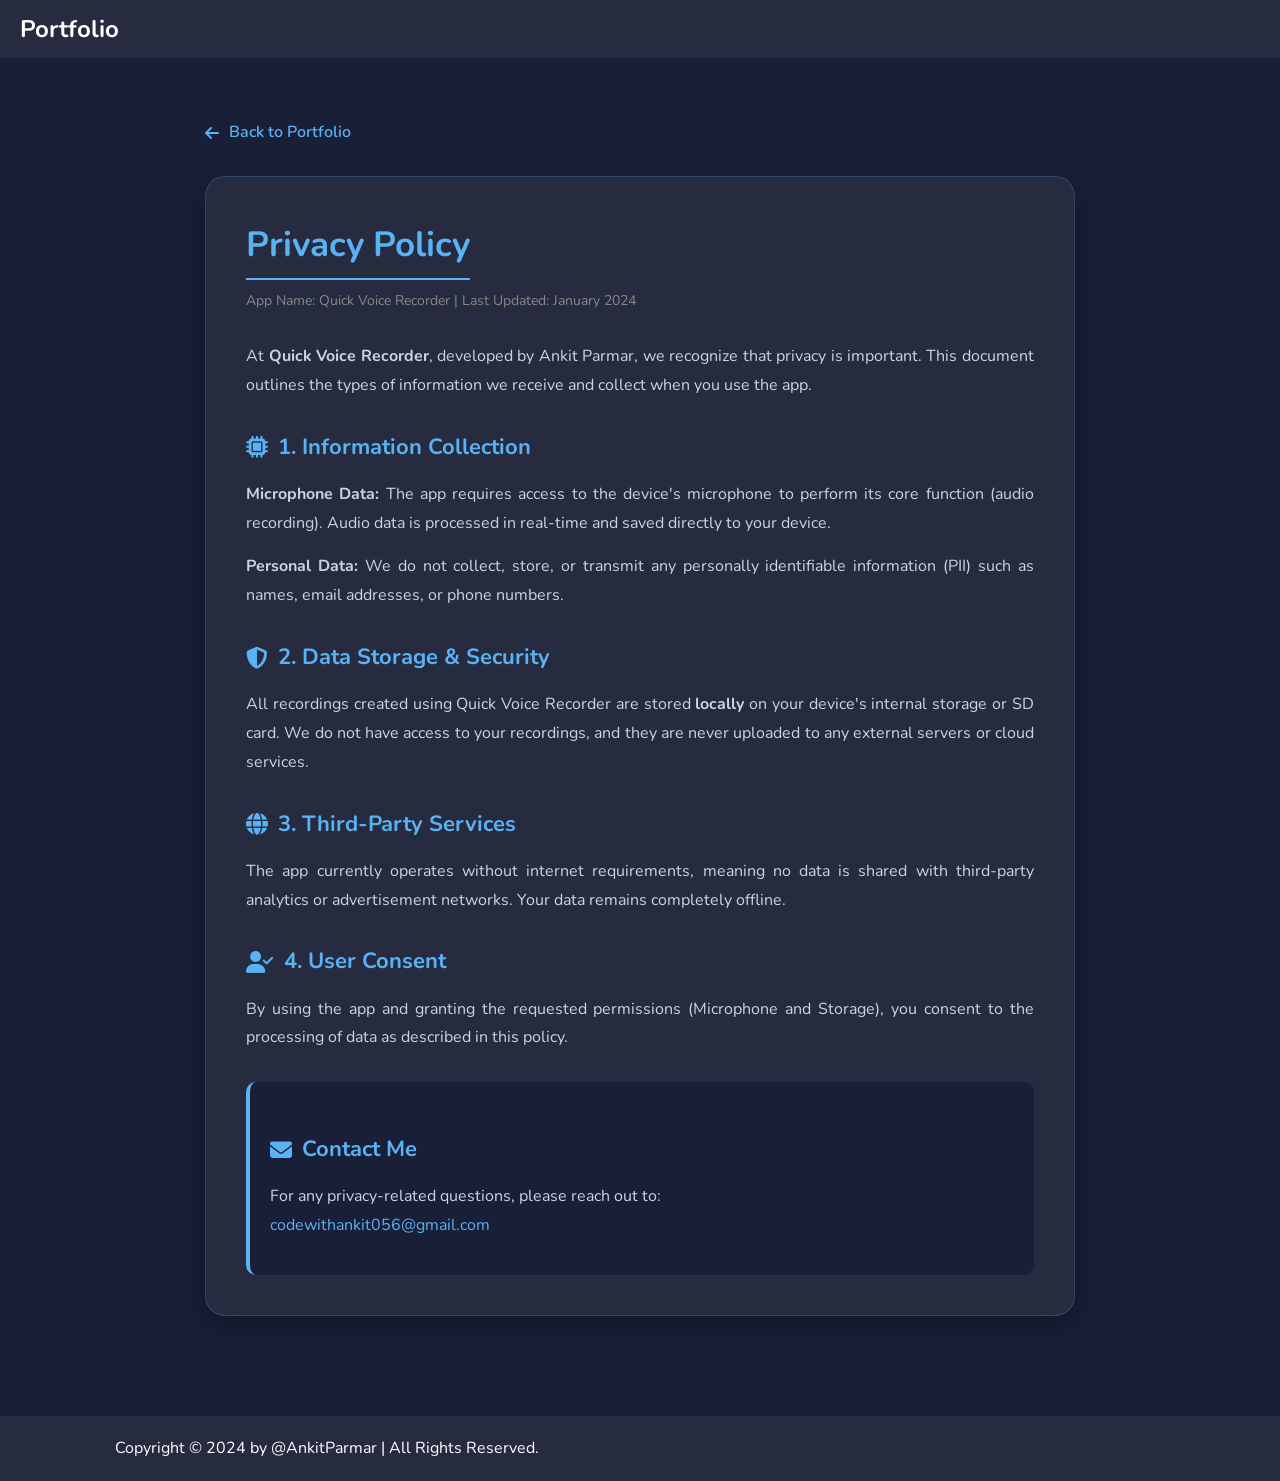
<file: privacy/voice_recorder_privacy_policy.html>
<!DOCTYPE html>
<html lang="en">
<head>
    <meta charset="UTF-8">
    <meta name="viewport" content="width=device-width, initial-scale=1.0">
    <title>Legal Policies | Ankit Parmar</title>
    
    <!-- Font Awesome -->
    <link rel="stylesheet" href="https://cdnjs.cloudflare.com/ajax/libs/font-awesome/6.6.0/css/all.min.css" />
    <!-- Your Main CSS -->
    <link rel="stylesheet" href="../style.css"> 
    
    <style>
        :root {
            --bg-color: #191f36;
            --snd-bg-color: #262B40;
            --text-color: #fff;
            --main-color: #59B2f4;
        }

        .legal-body {
            background: var(--bg-color);
            color: var(--text-color);
        }

        .legal-content { 
            padding: 12rem 9% 5rem; 
            max-width: 1100px; 
            margin: 0 auto; 
        }

        .back-btn { 
            display: inline-flex;
            align-items: center;
            gap: 10px;
            margin-bottom: 3rem; 
            color: var(--main-color); 
            font-size: 1.6rem; 
            font-weight: 600; 
            transition: 0.3s ease;
        }

        .back-btn:hover {
            transform: translateX(-5px);
            text-shadow: 0 0 10px var(--main-color);
        }

        .policy-card { 
            background: var(--snd-bg-color); 
            padding: 4rem; 
            border-radius: 2rem; 
            margin-bottom: 5rem; 
            border: 1px solid rgba(89, 178, 244, 0.2);
            box-shadow: 0 10px 30px rgba(0,0,0,0.3);
        }

        .policy-card h1 { 
            color: var(--main-color); 
            font-size: 3.5rem; 
            margin-bottom: 1rem; 
            border-bottom: 2px solid var(--main-color);
            display: inline-block;
            padding-bottom: 5px;
        }

        .last-updated {
            font-size: 1.4rem;
            color: #888;
            margin-bottom: 3rem;
            display: block;
        }

        .policy-card h2 { 
            font-size: 2.2rem; 
            margin: 3rem 0 1.5rem; 
            color: var(--main-color); 
            display: flex;
            align-items: center;
            gap: 10px;
        }

        .policy-card p, .policy-card li { 
            font-size: 1.6rem; 
            color: #cbd5e1; 
            margin-bottom: 1.5rem; 
            line-height: 1.8; 
            text-align: justify;
        }

        .policy-card ul { 
            padding-left: 2.5rem; 
            margin-bottom: 2rem;
        }

        .policy-card ul li {
            list-style: disc;
        }

        .contact-box {
            background: var(--bg-color);
            padding: 2rem;
            border-radius: 1rem;
            margin-top: 3rem;
            border-left: 4px solid var(--main-color);
        }

        /* Smooth scroll for anchor links */
        html { scroll-behavior: smooth; }

        @media (max-width: 768px) {
            .legal-content { padding: 10rem 5% 5rem; }
            .policy-card { padding: 2.5rem; }
            .policy-card h1 { font-size: 2.8rem; }
        }
    </style>
</head>
<body class="legal-body">

    <header class="header">
        <a href="../index.html" class="logo">Portfolio</a>
        <!-- <nav class="navbar">
            <a href="../index.html">Home</a>
            <a href="../index.html#portfolio">Projects</a>
            <a href="../index.html#contact">Contact</a>
        </nav> -->
    </header>

    <div class="legal-content">
        <a href="../index.html#portfolio" class="back-btn">
            <i class="fa-solid fa-arrow-left"></i> Back to Portfolio
        </a>

        <!-- PRIVACY POLICY SECTION -->
        <article id="privacy-voice-recorder" class="policy-card">
            <h1>Privacy Policy</h1>
            <span class="last-updated">App Name: Quick Voice Recorder | Last Updated: January 2024</span>
            
            <p>At <strong>Quick Voice Recorder</strong>, developed by Ankit Parmar, we recognize that privacy is important. This document outlines the types of information we receive and collect when you use the app.</p>

            <h2><i class="fa-solid fa-microchip"></i> 1. Information Collection</h2>
            <p><strong>Microphone Data:</strong> The app requires access to the device's microphone to perform its core function (audio recording). Audio data is processed in real-time and saved directly to your device.</p>
            <p><strong>Personal Data:</strong> We do not collect, store, or transmit any personally identifiable information (PII) such as names, email addresses, or phone numbers.</p>

            <h2><i class="fa-solid fa-shield-halved"></i> 2. Data Storage & Security</h2>
            <p>All recordings created using Quick Voice Recorder are stored <strong>locally</strong> on your device's internal storage or SD card. We do not have access to your recordings, and they are never uploaded to any external servers or cloud services.</p>

            <h2><i class="fa-solid fa-globe"></i> 3. Third-Party Services</h2>
            <p>The app currently operates without internet requirements, meaning no data is shared with third-party analytics or advertisement networks. Your data remains completely offline.</p>

            <h2><i class="fa-solid fa-user-check"></i> 4. User Consent</h2>
            <p>By using the app and granting the requested permissions (Microphone and Storage), you consent to the processing of data as described in this policy.</p>

            <div class="contact-box">
                <h2><i class="fa-solid fa-envelope"></i> Contact Me</h2>
                <p>For any privacy-related questions, please reach out to: <br>
                <a href="mailto:codewithankit056@gmail.com" style="color: var(--main-color);">codewithankit056@gmail.com</a></p>
            </div>
        </article>
    </div>

    <footer class="footer">
        <div class="footer-text">
            <p>Copyright &copy; 2024 by @AnkitParmar | All Rights Reserved.</p>
        </div>
    </footer>

</body>
</html>
</file>
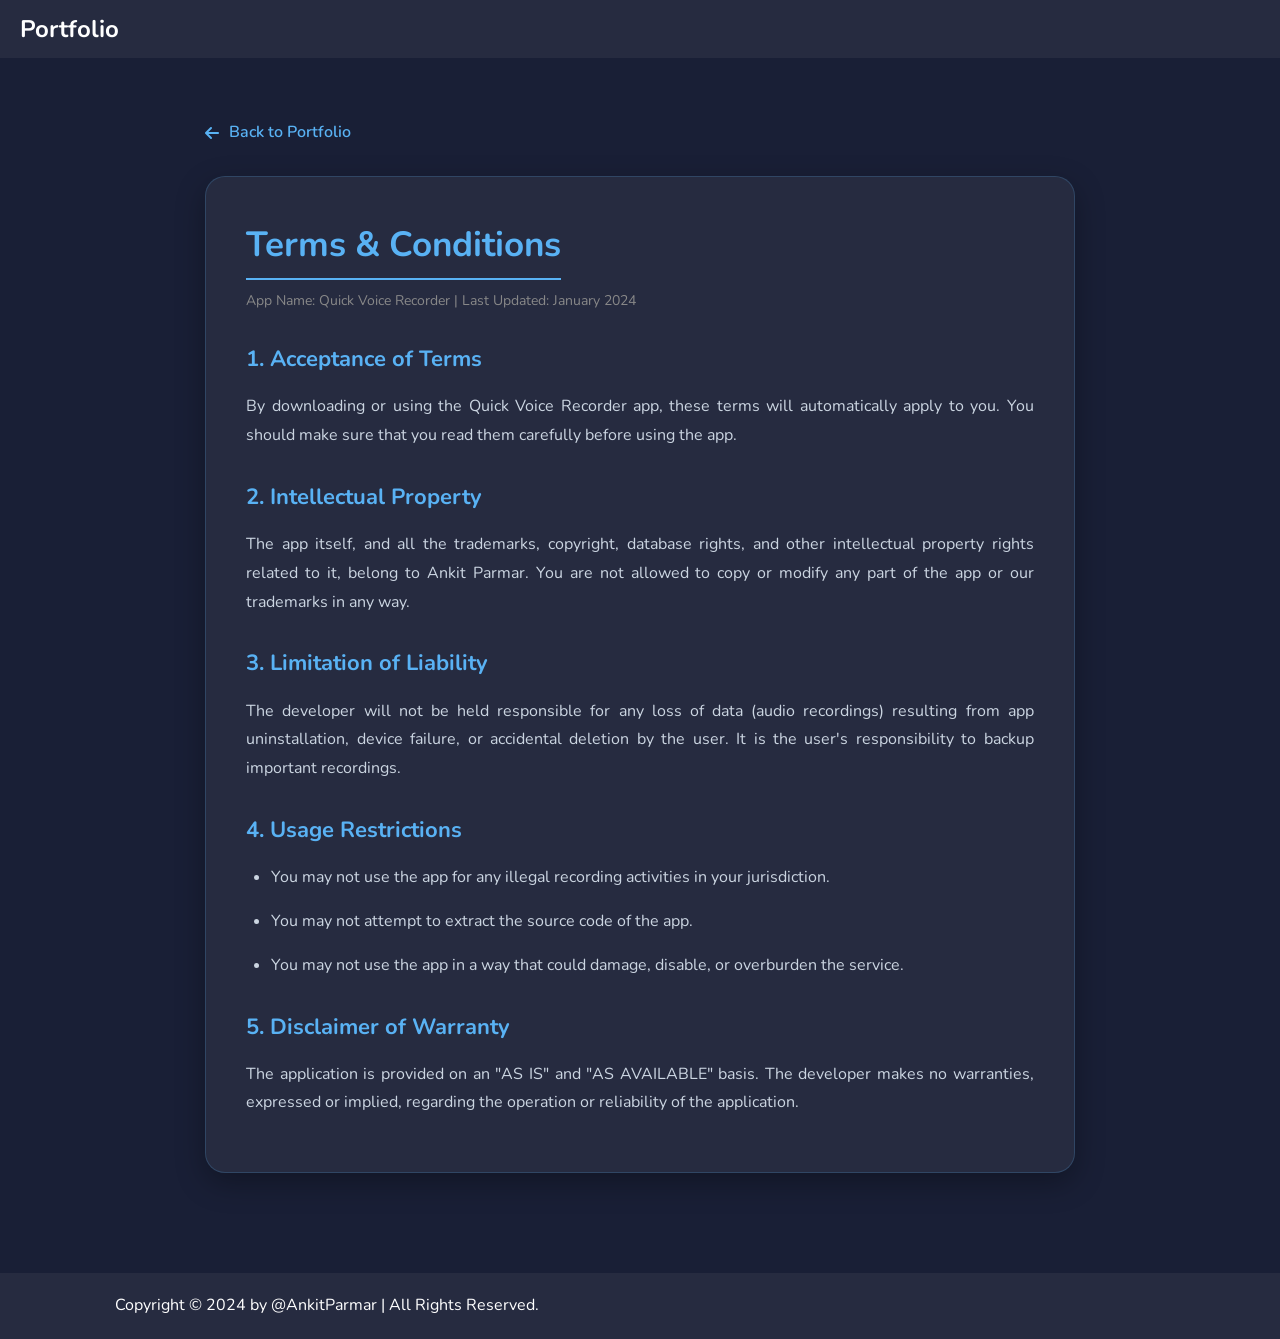
<file: term/voice_recorder_term.html>
<!DOCTYPE html>
<html lang="en">
<head>
    <meta charset="UTF-8">
    <meta name="viewport" content="width=device-width, initial-scale=1.0">
    <title>Legal Policies | Ankit Parmar</title>
    
    <!-- Font Awesome -->
    <link rel="stylesheet" href="https://cdnjs.cloudflare.com/ajax/libs/font-awesome/6.6.0/css/all.min.css" />
    <!-- Your Main CSS -->
    <link rel="stylesheet" href="../style.css"> 
    
    <style>
        :root {
            --bg-color: #191f36;
            --snd-bg-color: #262B40;
            --text-color: #fff;
            --main-color: #59B2f4;
        }

        .legal-body {
            background: var(--bg-color);
            color: var(--text-color);
        }

        .legal-content { 
            padding: 12rem 9% 5rem; 
            max-width: 1100px; 
            margin: 0 auto; 
        }

        .back-btn { 
            display: inline-flex;
            align-items: center;
            gap: 10px;
            margin-bottom: 3rem; 
            color: var(--main-color); 
            font-size: 1.6rem; 
            font-weight: 600; 
            transition: 0.3s ease;
        }

        .back-btn:hover {
            transform: translateX(-5px);
            text-shadow: 0 0 10px var(--main-color);
        }

        .policy-card { 
            background: var(--snd-bg-color); 
            padding: 4rem; 
            border-radius: 2rem; 
            margin-bottom: 5rem; 
            border: 1px solid rgba(89, 178, 244, 0.2);
            box-shadow: 0 10px 30px rgba(0,0,0,0.3);
        }

        .policy-card h1 { 
            color: var(--main-color); 
            font-size: 3.5rem; 
            margin-bottom: 1rem; 
            border-bottom: 2px solid var(--main-color);
            display: inline-block;
            padding-bottom: 5px;
        }

        .last-updated {
            font-size: 1.4rem;
            color: #888;
            margin-bottom: 3rem;
            display: block;
        }

        .policy-card h2 { 
            font-size: 2.2rem; 
            margin: 3rem 0 1.5rem; 
            color: var(--main-color); 
            display: flex;
            align-items: center;
            gap: 10px;
        }

        .policy-card p, .policy-card li { 
            font-size: 1.6rem; 
            color: #cbd5e1; 
            margin-bottom: 1.5rem; 
            line-height: 1.8; 
            text-align: justify;
        }

        .policy-card ul { 
            padding-left: 2.5rem; 
            margin-bottom: 2rem;
        }

        .policy-card ul li {
            list-style: disc;
        }

        .contact-box {
            background: var(--bg-color);
            padding: 2rem;
            border-radius: 1rem;
            margin-top: 3rem;
            border-left: 4px solid var(--main-color);
        }

        /* Smooth scroll for anchor links */
        html { scroll-behavior: smooth; }

        @media (max-width: 768px) {
            .legal-content { padding: 10rem 5% 5rem; }
            .policy-card { padding: 2.5rem; }
            .policy-card h1 { font-size: 2.8rem; }
        }
    </style>
</head>
<body class="legal-body">

    <header class="header">
        <a href="../index.html" class="logo">Portfolio</a>
        <!-- <nav class="navbar">
            <a href="../index.html">Home</a>
            <a href="../index.html#portfolio">Projects</a>
            <a href="../index.html#contact">Contact</a>
        </nav> -->
    </header>

    <div class="legal-content">
        <a href="../index.html#portfolio" class="back-btn">
            <i class="fa-solid fa-arrow-left"></i> Back to Portfolio
        </a>


        <!-- TERMS & CONDITIONS SECTION -->
        <article id="terms-voice-recorder" class="policy-card">
            <h1>Terms & Conditions</h1>
            <span class="last-updated">App Name: Quick Voice Recorder | Last Updated: January 2024</span>
            
            <h2>1. Acceptance of Terms</h2>
            <p>By downloading or using the Quick Voice Recorder app, these terms will automatically apply to you. You should make sure that you read them carefully before using the app.</p>

            <h2>2. Intellectual Property</h2>
            <p>The app itself, and all the trademarks, copyright, database rights, and other intellectual property rights related to it, belong to Ankit Parmar. You are not allowed to copy or modify any part of the app or our trademarks in any way.</p>

            <h2>3. Limitation of Liability</h2>
            <p>The developer will not be held responsible for any loss of data (audio recordings) resulting from app uninstallation, device failure, or accidental deletion by the user. It is the user's responsibility to backup important recordings.</p>

            <h2>4. Usage Restrictions</h2>
            <ul>
                <li>You may not use the app for any illegal recording activities in your jurisdiction.</li>
                <li>You may not attempt to extract the source code of the app.</li>
                <li>You may not use the app in a way that could damage, disable, or overburden the service.</li>
            </ul>

            <h2>5. Disclaimer of Warranty</h2>
            <p>The application is provided on an "AS IS" and "AS AVAILABLE" basis. The developer makes no warranties, expressed or implied, regarding the operation or reliability of the application.</p>
        </article>
    </div>

    <footer class="footer">
        <div class="footer-text">
            <p>Copyright &copy; 2024 by @AnkitParmar | All Rights Reserved.</p>
        </div>
    </footer>

</body>
</html>
</file>
<file: style.css>
@import url('https://fonts.googleapis.com/css2?family=Nunito:wght@200;400;600;800&display=swap');

/* General Reset */
* {
    margin: 0;
    padding: 0;
    box-sizing: border-box;
    text-decoration: none;
    border: none;
    outline: none;
    scroll-behavior: smooth;
    font-family: 'Nunito', sans-serif;
}

/* Root Variables */
:root {
    --bg-color: #191f36;
    --snd-bg-color: #262B40;
    --text-color: #fff;
    --main-color: #59B2f4;
    --accent-light: #7cc5ff;
    --accent-dark: #4a9fe6;
    --success-color: #51cf66;
    --error-color: #ff6b6b;
    --transition: all 0.3s cubic-bezier(0.25, 0.46, 0.45, 0.94);
}

/* Focus styles for accessibility */
*:focus {
    outline: 2px solid var(--main-color);
    outline-offset: 2px;
}

/* Selection styling */
::selection {
    background-color: var(--main-color);
    color: var(--bg-color);
}

::-moz-selection {
    background-color: var(--main-color);
    color: var(--bg-color);
}

/* HTML and Body */
html {
    font-size: 62.5%;
    overflow-x: hidden;
}

body {
    background: var(--bg-color);
    color: var(--text-color);
    line-height: 1.6;
}

/* Sections */
section {
    min-height: 100vh;
    padding: 10rem 9% 2rem;
}

/* Header */
.header {
    position: fixed;
    top: 0;
    width: 100%;
    background: var(--snd-bg-color);
    display: flex;
    justify-content: space-between;
    align-items: center;
    padding: 1rem 2rem;
    z-index: 1000;
}

.logo {
    font-size: 2.4rem;
    font-weight: bold;
    color: var(--text-color);
    transition: all 0.3s ease-in-out;
}

.logo:hover {
    color: var(--main-color);
    transform: scale(1.05);
}

.navbar {
    display: flex;
    align-items: center;
}

.navbar a {
    font-size: 1.5rem;
    color: var(--text-color);
    margin-left: 4rem;
    font-weight: 700;
    padding: 0.5rem;
    position: relative;
    transition: color 0.3s ease, background 0.3s ease;
}

.navbar a:hover {
    color: var(--main-color);
}

.navbar a::after {
    content: '';
    position: absolute;
    width: 0;
    height: 2px;
    background-color: var(--main-color);
    left: 0;
    bottom: -5px;
    transition: width 0.3s ease;
}

.navbar a:hover::after {
    width: 100%;
}

/* Mobile Menu Icon - Hidden by default on desktop */
#menu-icon {
    font-size: 3.6rem;
    color: var(--text-color);
    display: none;
    cursor: pointer;
}

/* Home Section */
.home {
    display: flex;
    justify-content: center;
    align-items: center;
    flex-wrap: wrap;
    text-align: center;
}

.home-content h1 {
    font-size: 5.6rem;
    font-weight: 700;
    line-height: 1.3;
    color: var(--text-color);
}

.home-content h3 {
    font-size: 3.2rem;
    font-weight: 700;
}

.home-content h3:nth-last-of-type(2) {
    margin-bottom: 2rem;
}

span {
    color: var(--main-color);
}

.home-img img {
    width: 25vw;
    animation: float 4s ease-in-out infinite;
}

@keyframes float {
    0% {
        transform: translateY(0);
    }
    50% {
        transform: translateY(-2.4rem);
    }
    100% {
        transform: translateY(0);
    }
}

.home-content p {
    font-size: 1.6rem;
}

.social-media a {
    display: inline-flex;
    justify-content: center;
    align-items: center;
    color: slategray;
    width: 4.4rem;
    height: 4.4rem;
    background: transparent;
    border: .2rem solid var(--main-color);
    border-radius: 50%;
    font-size: 2rem;
    color: var(--main-color);
    margin: 3rem 1.5rem 3rem 0;
    transition: var(--transition);
    position: relative;
    overflow: hidden;
}

.social-media a::before {
    content: '';
    position: absolute;
    top: 50%;
    left: 50%;
    width: 0;
    height: 0;
    background: var(--main-color);
    border-radius: 50%;
    transform: translate(-50%, -50%);
    transition: var(--transition);
    z-index: -1;
}

.social-media a:hover::before {
    width: 100%;
    height: 100%;
}

.social-media a:hover {
    color: var(--bg-color);
    box-shadow: 0 0 1.5rem var(--main-color), 0 0 3rem rgba(89, 178, 244, 0.3);
    transform: translateY(-3px);
}

.btn {
    display: inline-flex;
    align-items: center;
    justify-content: center;
    padding: 1rem 2.8rem;
    background-color: var(--main-color);
    border-radius: 4rem;
    box-shadow: 0 0 1rem var(--main-color);
    font-size: 1.6rem;
    color: var(--bg-color);
    letter-spacing: .1rem;
    font-weight: 600;
    transition: var(--transition);
    cursor: pointer;
    min-width: 44px;
    min-height: 44px;
    position: relative;
    overflow: hidden;
}

.btn::before {
    content: '';
    position: absolute;
    top: 0;
    left: -100%;
    width: 100%;
    height: 100%;
    background: var(--accent-dark);
    transition: var(--transition);
    z-index: -1;
}

.btn:hover::before {
    left: 0;
}

.btn:hover {
    box-shadow: 0 0 2rem var(--main-color), 0 0 4rem rgba(89, 178, 244, 0.4);
    transform: translateY(-2px);
}

.btn:active {
    transform: translateY(0);
}

.about {
    display: flex;
    justify-content: center;
    align-items: center;
    gap: 2rem;
    background: var(--snd-bg-color);
}

.about-img img {
    width: 35vw;
}

.heading {
    text-align: center;
    font-size: 4.5rem;
}

.about-content h2 {
    text-align: left;
    line-height: 1.2;
}

.about-content h3 {
    font-size: 2.6rem;
}

.about-content p {
    font-size: 1.6rem;
    margin: 2rem 0 3rem;
}

.service h2 {
    margin-bottom: 5rem;
}

.service-container {
    display: flex;
    justify-content: center;
    align-items: center;
    flex-wrap: wrap;
    gap: 2rem;
}

.service-container .service-box {
    flex: 1 1 30rem;
    background: var(--snd-bg-color);
    padding: 3rem 2rem 4rem;
    border-radius: 2rem;
    justify-content: center;
    text-align: center;
    border: .2rem solid var(--bg-color);
    transition: .5s ease;
}

.service-container .service-box:hover {
    border-color: var(--main-color);
    transform: scale(1.02);
}

.service-box i {
    font-size: 7rem;
<<<<<<< HEAD
    color: var(--main-color);
=======
    color: var(--main-color); /* Fixed: was 'columns' */
>>>>>>> 416381b14ffcaeb1f6293fb48cc5b8a6d9ad4898
}

.service-box h3 {
    font-size: 2.6rem;
}

.service-box p {
    font-size: 1.6rem;
    margin: 1rem 0 3rem;
}

.portfolio {
    background: var(--snd-bg-color);
}

.portfolio h2 {
    margin-bottom: 4rem;
}

.portfolio-container {
    display: grid;
    grid-template-columns: repeat(3, 1fr);
    align-items: center;
    gap: 2.5rem;
}

.portfolio-container .portfolio-box {
    position: relative;
    border-radius: 2rem;
    box-shadow: 0 0 1rem var(--bg-color);
    overflow: hidden;
    display: flex;
}

.portfolio-box img {
    width: 100%;
    transition: .5s ease;
    opacity: 0.7;
}

.portfolio-box:hover img {
    transform: scale(1.1);
<<<<<<< HEAD
    opacity: 0.8;
=======
>>>>>>> 416381b14ffcaeb1f6293fb48cc5b8a6d9ad4898
}

.portfolio-box .portfolio-layer {
    position: absolute;
    bottom: 0;
    left: 0;
    width: 100%;
    height: 100%;
    background: linear-gradient(rgba(0, 0, 0, 0.1), var(--main-color));
    display: flex;
    justify-content: center;
    align-items: center;
    flex-direction: column;
    text-align: center;
    padding: 0 2rem;
    transform: translateY(100%);
    transition: .5s ease;
}

.portfolio-box:hover .portfolio-layer {
    transform: translateY(0);
}

.portfolio-layer h4 {
    font-size: 3rem;
}

.portfolio-layer p {
    font-size: 1.6rem;
    margin: .3rem 0 1rem;
}

.portfolio-layer a {
    display: inline-flex;
    justify-content: center;
    align-items: center;
    width: 5rem;
    height: 5rem;
    background: var(--text-color);
    border-radius: 50%;
    transition: .3s ease;
}

.portfolio-layer a:hover {
    background: var(--main-color);
}

.portfolio-layer a i {
    font-size: 2rem;
    color: var(--snd-bg-color);
}

.contact h2 {
    margin-bottom: 3rem;
}

.contact form {
    max-width: 100%;
    margin: 10rem auto; /* Fixed: was '10 rem' */
    text-align: center;
    margin-bottom: 3rem;
}

.contact form .input-box {
    display: flex;
    justify-content: space-between;
    flex-wrap: wrap;
    gap: 1rem;
}

.contact form .input-box input,
.contact form textarea {
    width: 100%;
    padding: 1.5rem;
    font-size: 1.6rem;
    color: var(--text-color);
    background: var(--snd-bg-color);
    border-radius: .8rem;
    margin: .7rem 0;
    border: 1px solid rgba(255, 255, 255, 0.1);
    transition: 0.3s ease;
}

.contact form .input-box input:focus,
.contact form textarea:focus {
    border-color: var(--main-color);
    box-shadow: 0 0 1rem rgba(89, 178, 244, 0.3);
}

.contact form .input-box input {
    width: calc(50% - 0.5rem);
}

#form-status {
    display: none;
    margin: 1rem 0;
    padding: 1rem;
    border-radius: 0.8rem;
    font-size: 1.6rem;
    font-weight: 600;
    animation: slideIn 0.3s ease;
}

#form-status.error {
    background-color: #ff6b6b;
    color: #fff;
}

#form-status.success {
    background-color: #51cf66;
    color: #fff;
}

@keyframes slideIn {
    from {
        opacity: 0;
        transform: translateY(-10px);
    }
    to {
        opacity: 1;
        transform: translateY(0);
    }
}

.contact form textarea {
    resize: none;
    min-height: 20rem;
}

.contact form .btn {
    margin-top: 2rem;
}

.footer {
    display: flex;
    justify-content: space-between;
    align-items: center;
    flex-wrap: wrap;
    padding: 2rem 9%;
    background: var(--snd-bg-color);
}

.footer-text {
    font-size: 1.6rem;
}

.footer-iconTop {
    display: flex;
    justify-content: center;
    align-items: center;
    padding: .8rem 1rem;
    background-color: var(--main-color);
    border-radius: .8rem;
    transition: .5s ease;
}

.footer-iconTop a {
    display: flex;
    justify-content: center;
    align-items: center;
    padding: .8rem;
}

.footer-iconTop a:hover {
    box-shadow: 0 0 1rem var(--main-color);
}

.footer-iconTop a i {
    font-size: 2.4rem;
    color: var(--snd-bg-color);
}

.experience {
    background: var(--snd-bg-color);
}

.experience-container {
    display: flex;
    flex-direction: column;
    gap: 2rem;
    max-width: 800px;
    margin: 0 auto;
    padding: 2rem;
}

.experience-box {
    border-left: 3px solid var(--main-color);
    padding-left: 20px;
    margin-bottom: 20px;
}

.experience-box h3 {
    font-size: 2rem;
    color: #fff;
}

.experience-box h4 {
    font-size: 1.5rem;
    color: var(--main-color);
    margin: 5px 0;
}

.experience-box ul {
    list-style: none;
    margin-top: 10px;
}

.experience-box ul li {
    font-size: 1.5rem;
    color: #fff;
    margin-bottom: 8px;
    line-height: 1.6;
}

.experience-box ul li::before {
    content: '▹';
    color: var(--main-color);
    margin-right: 10px;
}

/* Styling for the legal links inside project cards */
.legal-links {
    display: flex;
    gap: 10px;
    margin-top: 1rem;
    flex-wrap: wrap;
    justify-content: center;
}

.legal-links a {
    width: auto !important;
    height: auto !important;
    background: transparent !important;
    font-size: 1.2rem !important;
    color: white !important;
    border-bottom: 1px solid white;
    border-radius: 0 !important;
    padding: 2px 0 !important;
    transition: 0.3s ease;
    text-transform: capitalize;
}

.legal-links a:hover {
    color: var(--main-color) !important;
    border-bottom-color: var(--main-color) !important;
}

/* ==================== RESPONSIVE BREAKPOINTS ==================== */

/* Tablet: 1200px */
@media (max-width: 1200px) {
    html {
        font-size: 55%;
    }
<<<<<<< HEAD
}

@media (max-width: 991px) {
    .header {
        padding: 2rem 3%;
    }

    section {
        padding: 10rem 3%;
    }

    .service {
        padding: 7rem;
    }

    .portfolio {
        padding-bottom: 7rem;
    }

    .contact {
        min-height: auto;
    }

    .footer {
        padding: 2rem 3%;
    }
}

@media (max-width: 768px) {
    #menu-icon {
        display: block;
        cursor: pointer;
        transition: 0.3s ease;
    }

    .navbar {
        position: absolute;
        top: 100%;
        left: 0;
        width: 100%;
        padding: 1rem 3%;
        background: var(--bg-color);
        border-top: 0.1rem solid rgba(0, 0, 0, 0.2);
        box-shadow: 0 0.1rem var(--main-color) inset;
        text-align: center;
        display: none;
    }

    .navbar.active {
        display: block;
        animation: slideDown 0.3s ease;
    }

    @keyframes slideDown {
        from {
            opacity: 0;
            transform: translateY(-20px);
        }
        to {
            opacity: 1;
            transform: translateY(0);
        }
    }

    .navbar a {
        display: block;
        font-size: 1.8rem;
        margin: 2rem 0;
        transition: 0.3s ease;
    }

    .navbar a:hover {
        color: var(--main-color);
        transform: scale(1.1);
    }

    .home {
        flex-direction: column;
        padding-top: 12rem;
    }

    .home-content h1 {
        font-size: 3.5rem;
    }

    .home-content h3 {
        font-size: 2rem;
    }

    .home-img img {
        width: 70vw;
        margin-top: 2rem;
    }

    .about {
        flex-direction: column;
    }

    .about-img img {
        width: 90vw;
        margin-top: 2rem;
    }

    .portfolio-container {
        grid-template-columns: 1fr;
    }

    section {
        padding: 8rem 5% 2rem;
    }

    .contact form .input-box input {
        width: 100%;
    }
}

@media (max-width: 760px) {
    html {
        font-size: 50%;
    }

    .contact form .input-box input {
        width: 100%;
    }

    .home-img img {
        width: 85vw;
    }

    .about-img img {
        width: 85vw;
=======
    
    .portfolio-container {
        grid-template-columns: repeat(2, 1fr);
    }
}

/* Tablet: 991px */
@media (max-width: 991px) {
    .header {
        padding: 2rem 3%;
    }
    
    section {
        padding: 10rem 3% 2rem;
    }
    
    .service {
        padding: 7rem;
    }
    
    .portfolio {
        padding-bottom: 7rem;
    }
    
    .contact {
        min-height: auto;
    }
    
    .footer {
        padding: 2rem 3%;
    }
}

/* Mobile: 768px */
@media (max-width: 768px) {
    #menu-icon {
        display: block;
    }
    
    .navbar {
        position: fixed;
        top: 0;
        left: -100%;
        width: 80%;
        height: 100vh;
        background: var(--bg-color);
        padding: 6rem 3% 3rem;
        text-align: center;
        transition: left 0.3s ease;
        box-shadow: 0 0.5rem 1rem rgba(0, 0, 0, 0.2); /* Fixed box-shadow */
        z-index: 999;
        display: block;
    }
    
    .navbar.active {
        left: 0;
    }
    
    .navbar a {
        display: block;
        font-size: 2.2rem;
        margin: 2.5rem 0;
        width: 100%;
        padding: 1rem 0;
    }
    
    .navbar a::after {
        display: none;
    }

    /* Mobile Menu Overlay */
.overlay {
    position: fixed;
    top: 0;
    left: 0;
    width: 100%;
    height: 100%;
    background: rgba(0, 0, 0, 0.7);
    z-index: 998;
    display: none;
}

.overlay.active {
    display: block;
}

/* Sticky header when scrolling */
.header.sticky {
    background: rgba(38, 43, 64, 0.95);
    backdrop-filter: blur(10px);
    box-shadow: 0 0.5rem 1rem rgba(0, 0, 0, 0.1);
}

.navbar a.active::after {
    width: 100%;
}

/* Active link styling */
.navbar a.active {
    color: var(--main-color);
}
    
    /* Overlay when menu is open */
    .navbar.active + .overlay {
        position: fixed;
        top: 0;
        left: 0;
        width: 100%;
        height: 100%;
        background: rgba(0, 0, 0, 0.5);
        z-index: 998;
    }
    
    .home {
        flex-direction: column;
        padding-top: 12rem;
    }
    
    .home-content h1 {
        font-size: 4.5rem;
    }
    
    .home-content h3 {
        font-size: 2.6rem;
    }
    
    .home-content {
        order: 2;
    }
    
    .home-img img {
        width: 70vw;
        margin-top: 2rem;
        margin-bottom: 2rem;
    }
    
    .about {
        flex-direction: column;
        text-align: center;
    }
    
    .about-img img {
        width: 70vw;
        margin-top: 2rem;
        margin-bottom: 3rem;
    }
    
    .about-content h2 {
        text-align: center;
    }
    
    .service h2 {
        margin-bottom: 3rem;
    }
    
    .portfolio h2 {
        margin-bottom: 3rem;
    }
    
    .portfolio-container {
        grid-template-columns: 1fr;
        gap: 2rem;
    }
    
    .contact form .input-box input {
        width: 100%;
    }
    
    .footer {
        flex-direction: column;
        gap: 2rem;
        text-align: center;
    }
}

/* Small Mobile: 480px */
@media (max-width: 480px) {
    html {
        font-size: 50%;
    }
    
    .home-content h1 {
        font-size: 3.8rem;
    }
    
    .home-content h3 {
        font-size: 2.2rem;
    }
    
    .home-img img {
        width: 85vw;
    }
    
    .about-img img {
        width: 85vw;
    }
    
    .service-container .service-box {
        flex: 1 1 100%;
    }
    
    .heading {
        font-size: 3.8rem;
    }
    
    .contact form {
        margin: 5rem auto;
    }
    
    .legal-links {
        flex-direction: column;
        gap: 8px;
>>>>>>> 416381b14ffcaeb1f6293fb48cc5b8a6d9ad4898
    }
}
</file>
